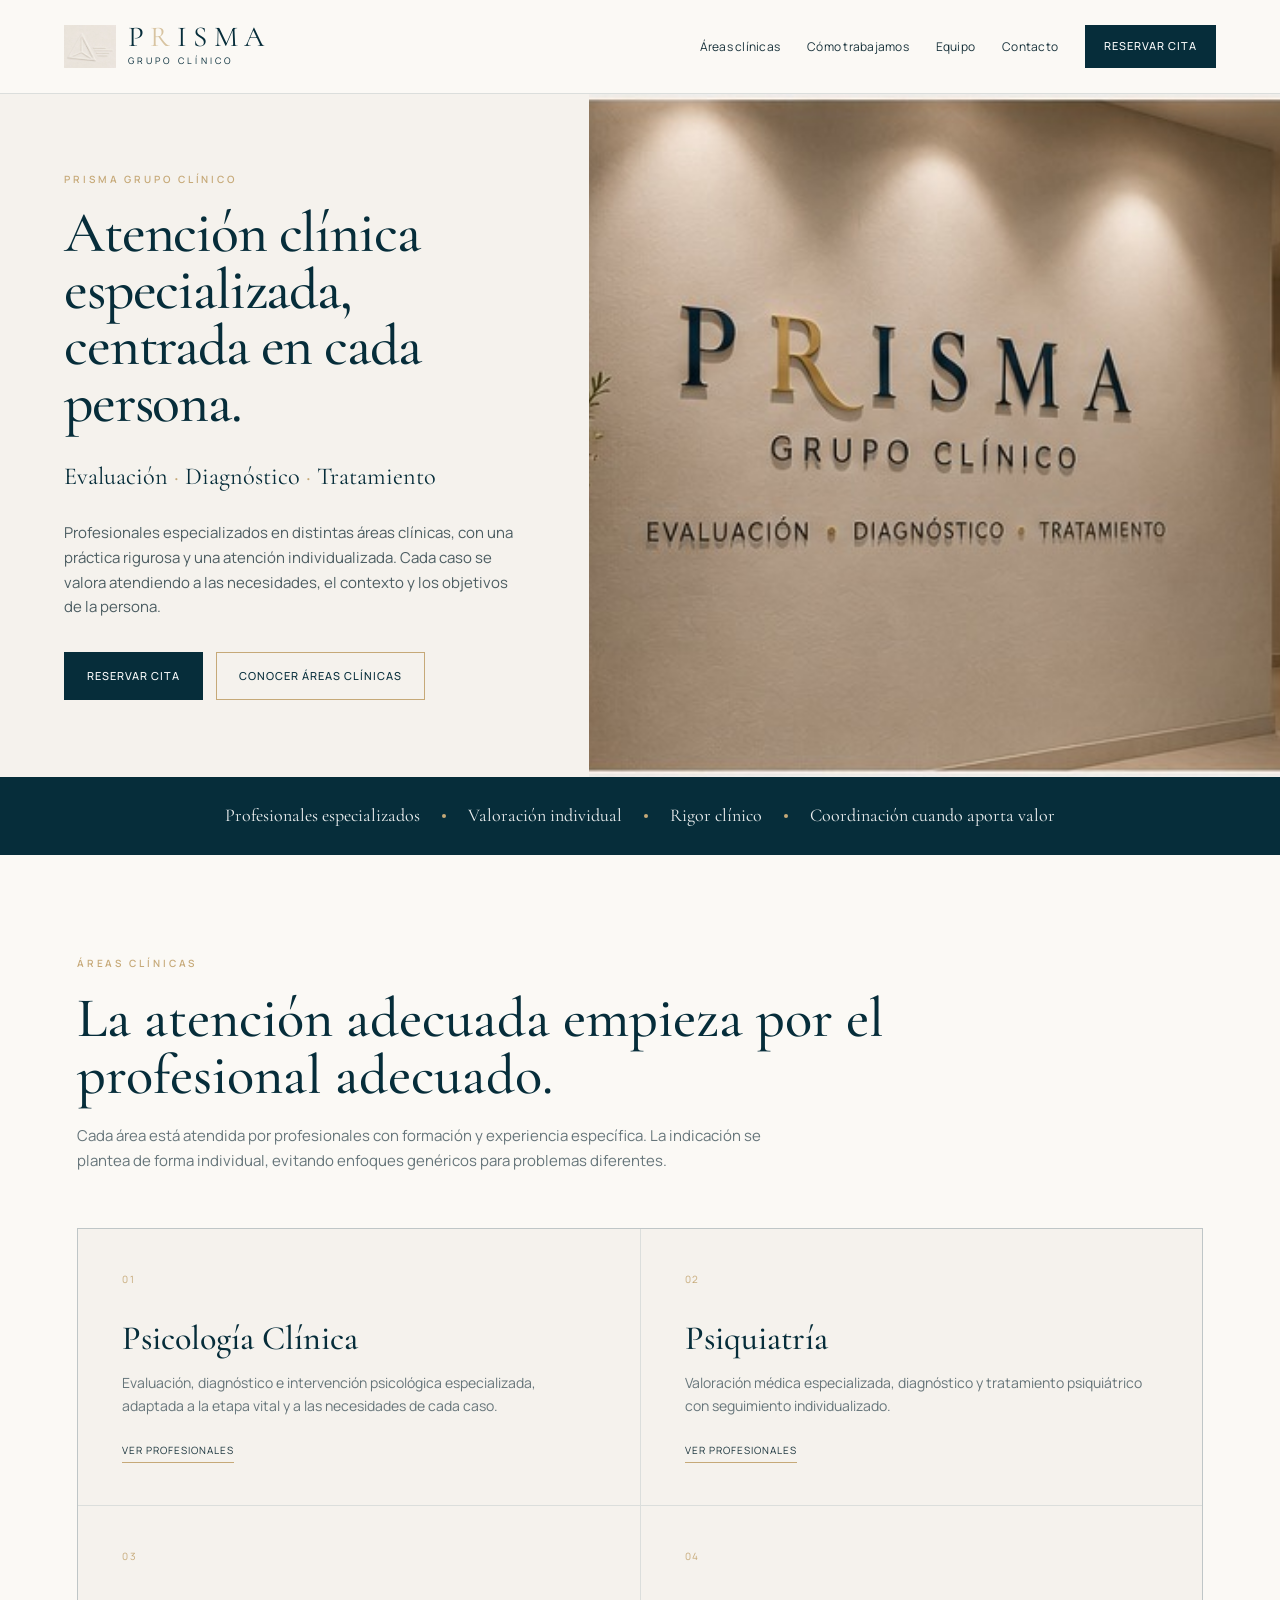
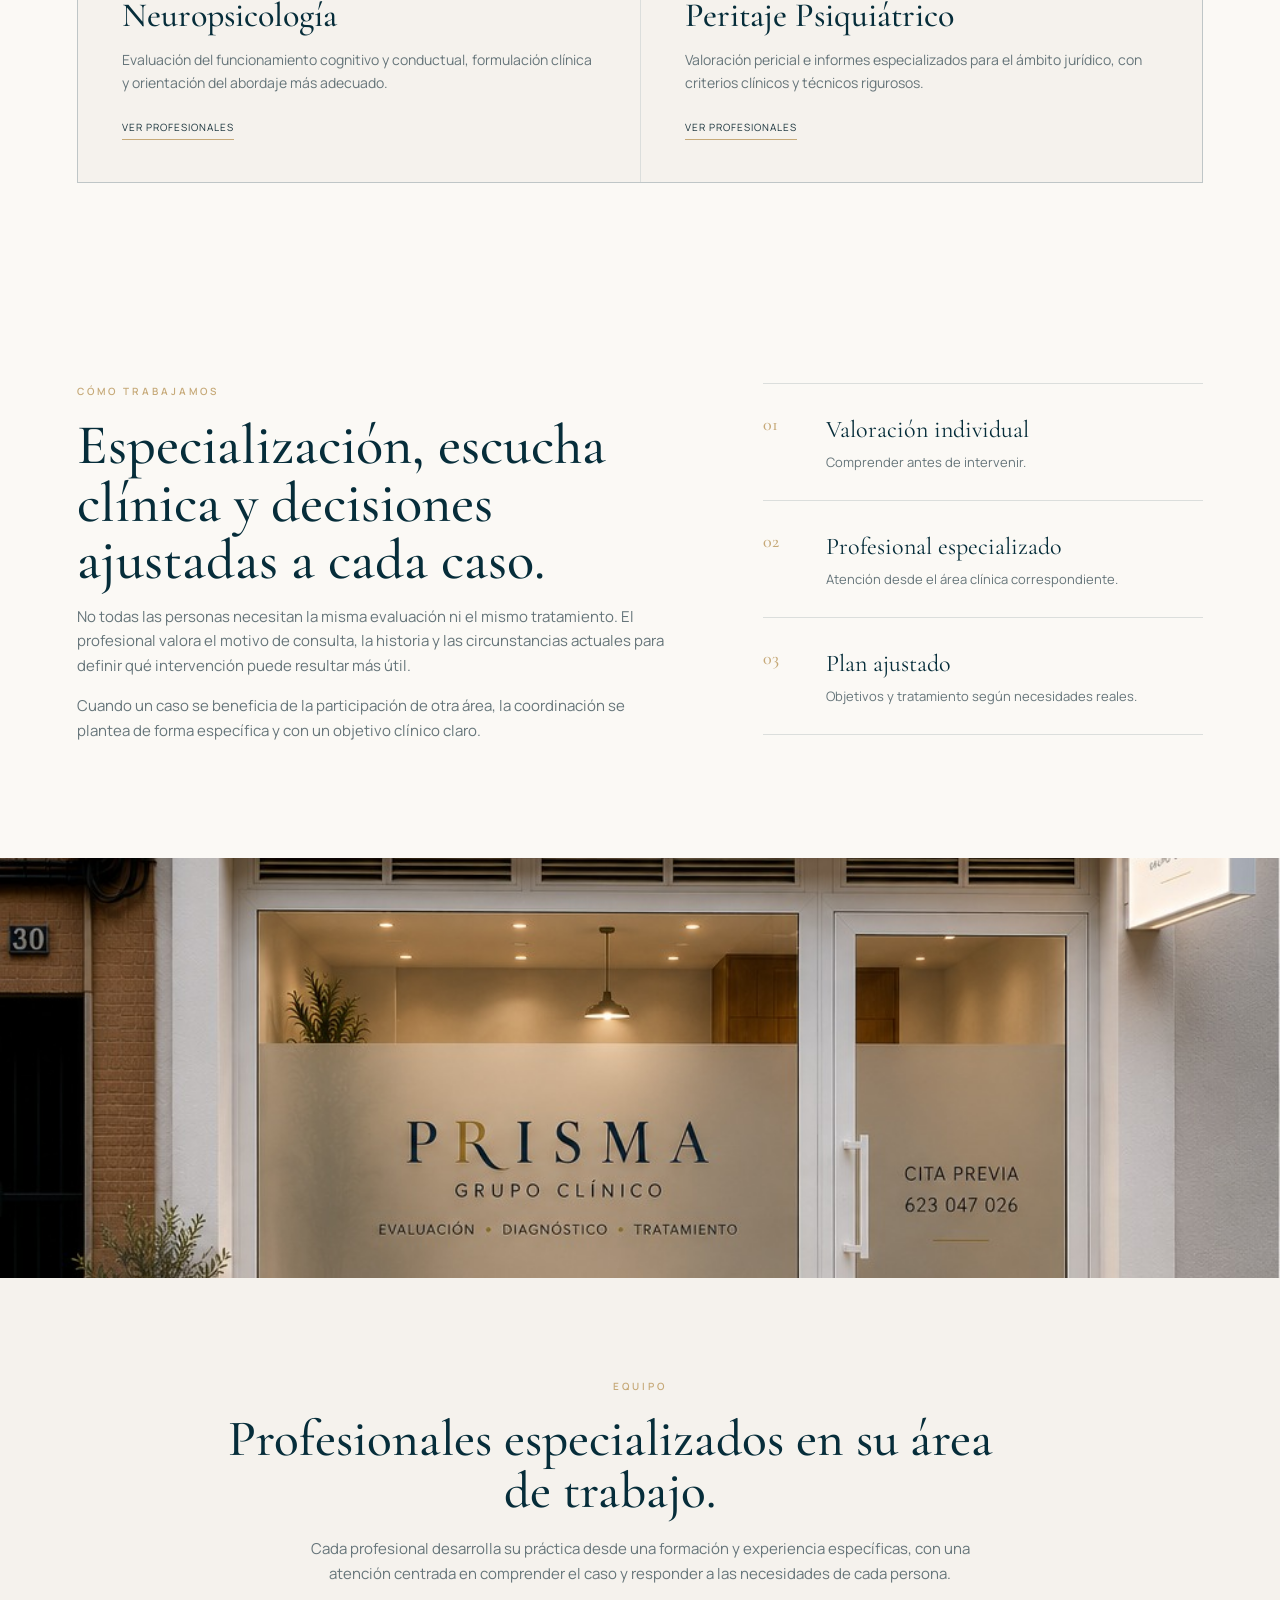
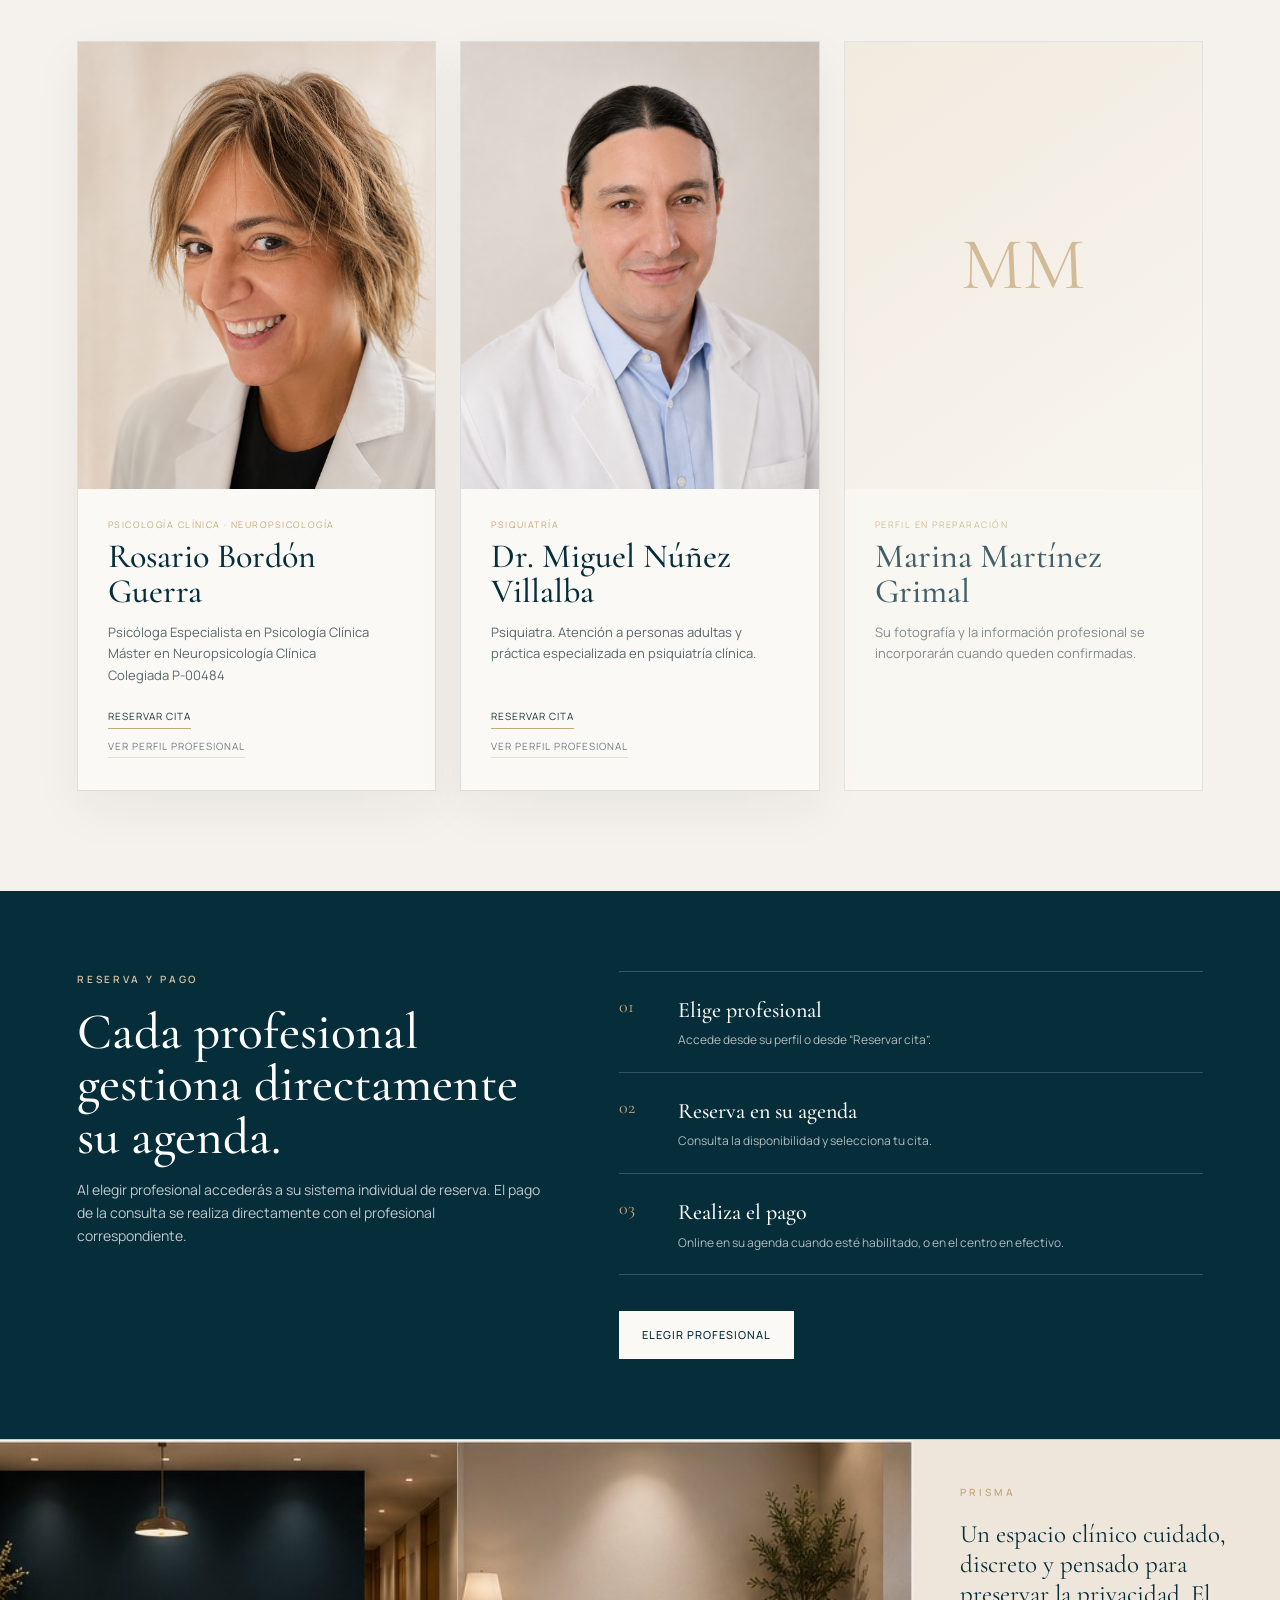
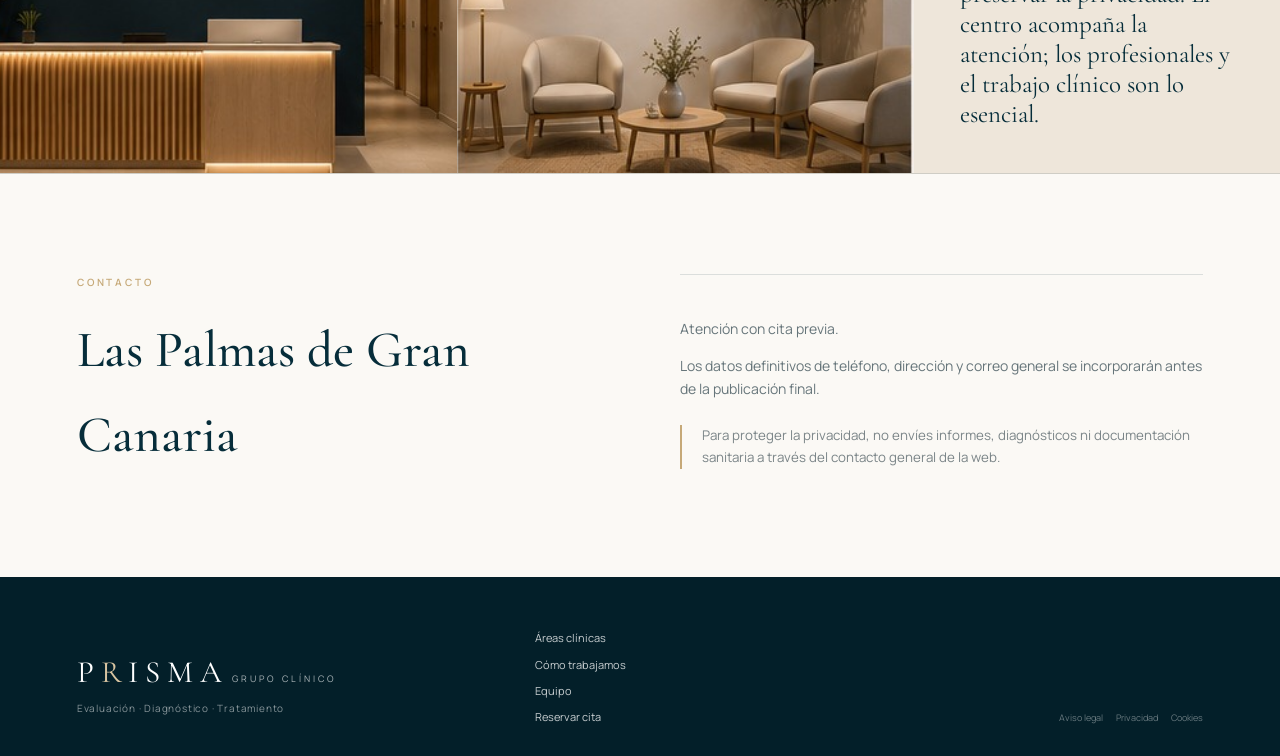
<file: index.html>
<!doctype html>
<html lang="es">
<head>
  <meta charset="utf-8">
  <meta name="viewport" content="width=device-width, initial-scale=1">
  <meta name="description" content="PRISMA Grupo Clínico. Profesionales especializados en evaluación, diagnóstico y tratamiento en Las Palmas de Gran Canaria.">
  <title>PRISMA Grupo Clínico</title>
  <link rel="preconnect" href="https://fonts.googleapis.com">
  <link rel="preconnect" href="https://fonts.gstatic.com" crossorigin>
  <link href="https://fonts.googleapis.com/css2?family=Cormorant+Garamond:wght@400;500;600&family=Manrope:wght@300;400;500;600&display=swap" rel="stylesheet">
  <link rel="stylesheet" href="styles.css">
</head>
<body>
  <header class="site-header" id="inicio">
    <a class="brand" href="#inicio" aria-label="PRISMA Grupo Clínico, inicio">
      <img class="brand-symbol" src="simbolo-prisma.jpg" alt="">
      <span class="brand-lockup">
        <span class="brand-word"><span>P</span><span class="brand-r">R</span><span>I</span><span>S</span><span>M</span><span>A</span></span>
        <span class="brand-sub">GRUPO CLÍNICO</span>
      </span>
    </a>
    <button class="menu-toggle" aria-label="Abrir menú" aria-expanded="false">☰</button>
    <nav class="main-nav" aria-label="Navegación principal">
      <a href="#areas">Áreas clínicas</a>
      <a href="#enfoque">Cómo trabajamos</a>
      <a href="#equipo">Equipo</a>
      <a href="#contacto">Contacto</a>
      <a class="btn btn-small" href="reserva.html">Reservar cita</a>
    </nav>
  </header>

  <main>
    <section class="hero">
      <div class="hero-copy">
        <p class="eyebrow">PRISMA GRUPO CLÍNICO</p>
        <h1>Atención clínica especializada, centrada en cada persona.</h1>
        <p class="hero-tagline">Evaluación <span>·</span> Diagnóstico <span>·</span> Tratamiento</p>
        <p class="lead">Profesionales especializados en distintas áreas clínicas, con una práctica rigurosa y una atención individualizada. Cada caso se valora atendiendo a las necesidades, el contexto y los objetivos de la persona.</p>
        <div class="hero-actions">
          <a class="btn" href="reserva.html">Reservar cita</a>
          <a class="btn btn-outline" href="#areas">Conocer áreas clínicas</a>
        </div>
      </div>
      <figure class="hero-visual">
        <img src="pared-prisma.jpg" alt="Pared de entrada de PRISMA Grupo Clínico">
      </figure>
    </section>

    <section class="trust-line" aria-label="Principios de atención">
      <span>Profesionales especializados</span>
      <i aria-hidden="true"></i>
      <span>Valoración individual</span>
      <i aria-hidden="true"></i>
      <span>Rigor clínico</span>
      <i aria-hidden="true"></i>
      <span>Coordinación cuando aporta valor</span>
    </section>

    <section class="section areas" id="areas">
      <div class="section-intro">
        <p class="eyebrow">ÁREAS CLÍNICAS</p>
        <h2>La atención adecuada empieza por el profesional adecuado.</h2>
        <p>Cada área está atendida por profesionales con formación y experiencia específica. La indicación se plantea de forma individual, evitando enfoques genéricos para problemas diferentes.</p>
      </div>

      <div class="area-grid">
        <article class="area-card">
          <span class="area-label">01</span>
          <h3>Psicología Clínica</h3>
          <p>Evaluación, diagnóstico e intervención psicológica especializada, adaptada a la etapa vital y a las necesidades de cada caso.</p>
          <a href="#equipo">Ver profesionales</a>
        </article>
        <article class="area-card">
          <span class="area-label">02</span>
          <h3>Psiquiatría</h3>
          <p>Valoración médica especializada, diagnóstico y tratamiento psiquiátrico con seguimiento individualizado.</p>
          <a href="#equipo">Ver profesionales</a>
        </article>
        <article class="area-card">
          <span class="area-label">03</span>
          <h3>Neuropsicología</h3>
          <p>Evaluación del funcionamiento cognitivo y conductual, formulación clínica y orientación del abordaje más adecuado.</p>
          <a href="#equipo">Ver profesionales</a>
        </article>
        <article class="area-card">
          <span class="area-label">04</span>
          <h3>Peritaje Psiquiátrico</h3>
          <p>Valoración pericial e informes especializados para el ámbito jurídico, con criterios clínicos y técnicos rigurosos.</p>
          <a href="#equipo">Ver profesionales</a>
        </article>
      </div>
    </section>

    <section class="section approach" id="enfoque">
      <div class="approach-copy">
        <p class="eyebrow">CÓMO TRABAJAMOS</p>
        <h2>Especialización, escucha clínica y decisiones ajustadas a cada caso.</h2>
        <p>No todas las personas necesitan la misma evaluación ni el mismo tratamiento. El profesional valora el motivo de consulta, la historia y las circunstancias actuales para definir qué intervención puede resultar más útil.</p>
        <p>Cuando un caso se beneficia de la participación de otra área, la coordinación se plantea de forma específica y con un objetivo clínico claro.</p>
      </div>
      <div class="approach-points">
        <div><strong>01</strong><span>Valoración individual</span><p>Comprender antes de intervenir.</p></div>
        <div><strong>02</strong><span>Profesional especializado</span><p>Atención desde el área clínica correspondiente.</p></div>
        <div><strong>03</strong><span>Plan ajustado</span><p>Objetivos y tratamiento según necesidades reales.</p></div>
      </div>
    </section>

    <section class="image-break"><img src="fachada-prisma.jpg" alt="Proyecto de fachada de PRISMA Grupo Clínico"></section>

    <section class="section team" id="equipo">
      <div class="section-intro team-intro">
        <p class="eyebrow">EQUIPO</p>
        <h2>Profesionales especializados en su área de trabajo.</h2>
        <p>Cada profesional desarrolla su práctica desde una formación y experiencia específicas, con una atención centrada en comprender el caso y responder a las necesidades de cada persona.</p>
      </div>
      <div class="team-grid-v6">
        <article class="professional-card-v6">
          <img class="professional-photo" src="rosario-bordon.png" alt="Rosario Bordón Guerra">
          <div class="professional-content">
            <p class="professional-role">Psicología Clínica · Neuropsicología</p>
            <h3>Rosario Bordón Guerra</h3>
            <p>Psicóloga Especialista en Psicología Clínica<br>Máster en Neuropsicología Clínica<br>Colegiada P-00484</p>
            <div class="professional-links">
              <a class="text-link" href="reserva.html#rosario">Reservar cita</a>
              <a class="text-link secondary" href="https://www.doctoralia.es/rosario-bordon-guerra" target="_blank" rel="noopener">Ver perfil profesional</a>
            </div>
          </div>
        </article>

        <article class="professional-card-v6">
          <img class="professional-photo" src="miguel-nunez.png" alt="Dr. Miguel Núñez Villalba">
          <div class="professional-content">
            <p class="professional-role">Psiquiatría</p>
            <h3>Dr. Miguel Núñez Villalba</h3>
            <p>Psiquiatra. Atención a personas adultas y práctica especializada en psiquiatría clínica.</p>
            <div class="professional-links">
              <a class="text-link" href="https://www.doctoralia.es/miguel-nunez-villalba/psiquiatra/las-palmas-de-gran-canaria" target="_blank" rel="noopener">Reservar cita</a>
              <a class="text-link secondary" href="https://www.doctoralia.es/miguel-nunez-villalba/psiquiatra/las-palmas-de-gran-canaria" target="_blank" rel="noopener">Ver perfil profesional</a>
            </div>
          </div>
        </article>

        <article class="professional-card-v6 professional-card-placeholder">
          <div class="professional-photo-placeholder">MM</div>
          <div class="professional-content">
            <p class="professional-role">Perfil en preparación</p>
            <h3>Marina Martínez Grimal</h3>
            <p>Su fotografía y la información profesional se incorporarán cuando queden confirmadas.</p>
          </div>
        </article>
      </div>
    </section>

    <section class="booking-section" id="reserva">
      <div class="booking-copy">
        <p class="eyebrow light">RESERVA Y PAGO</p>
        <h2>Cada profesional gestiona directamente su agenda.</h2>
        <p>Al elegir profesional accederás a su sistema individual de reserva. El pago de la consulta se realiza directamente con el profesional correspondiente.</p>
      </div>
      <div class="booking-steps">
        <div><span>01</span><strong>Elige profesional</strong><p>Accede desde su perfil o desde “Reservar cita”.</p></div>
        <div><span>02</span><strong>Reserva en su agenda</strong><p>Consulta la disponibilidad y selecciona tu cita.</p></div>
        <div><span>03</span><strong>Realiza el pago</strong><p>Online en su agenda cuando esté habilitado, o en el centro en efectivo.</p></div>
      </div>
      <a class="btn btn-light booking-cta" href="reserva.html">Elegir profesional</a>
    </section>

    <section class="space-strip" aria-label="PRISMA Grupo Clínico">
      <figure><img src="recepcion-prisma.jpg" alt="Recepción de PRISMA Grupo Clínico"></figure>
      <figure><img src="sala-espera-prisma.jpg" alt="Zona de espera de PRISMA Grupo Clínico"></figure>
      <div class="space-strip-copy">
        <p class="eyebrow">PRISMA</p>
        <p>Un espacio clínico cuidado, discreto y pensado para preservar la privacidad. El centro acompaña la atención; los profesionales y el trabajo clínico son lo esencial.</p>
      </div>
    </section>

    <section class="section contact" id="contacto">
      <div>
        <p class="eyebrow">CONTACTO</p>
        <h2>Las Palmas de Gran Canaria</h2>
      </div>
      <div class="contact-details">
        <p>Atención con cita previa.</p>
        <p>Los datos definitivos de teléfono, dirección y correo general se incorporarán antes de la publicación final.</p>
        <small>Para proteger la privacidad, no envíes informes, diagnósticos ni documentación sanitaria a través del contacto general de la web.</small>
      </div>
    </section>
  </main>

  <footer class="site-footer">
    <div class="footer-brand">
      <span class="brand-word"><span>P</span><span class="brand-r">R</span><span>I</span><span>S</span><span>M</span><span>A</span></span>
      <span class="brand-sub">GRUPO CLÍNICO</span>
      <p>Evaluación · Diagnóstico · Tratamiento</p>
    </div>
    <div class="footer-links">
      <a href="#areas">Áreas clínicas</a>
      <a href="#enfoque">Cómo trabajamos</a>
      <a href="#equipo">Equipo</a>
      <a href="reserva.html">Reservar cita</a>
    </div>
    <div class="legal-links"><span>Aviso legal</span><span>Privacidad</span><span>Cookies</span></div>
  </footer>
  <script src="script.js"></script>
</body>
</html>
</file>
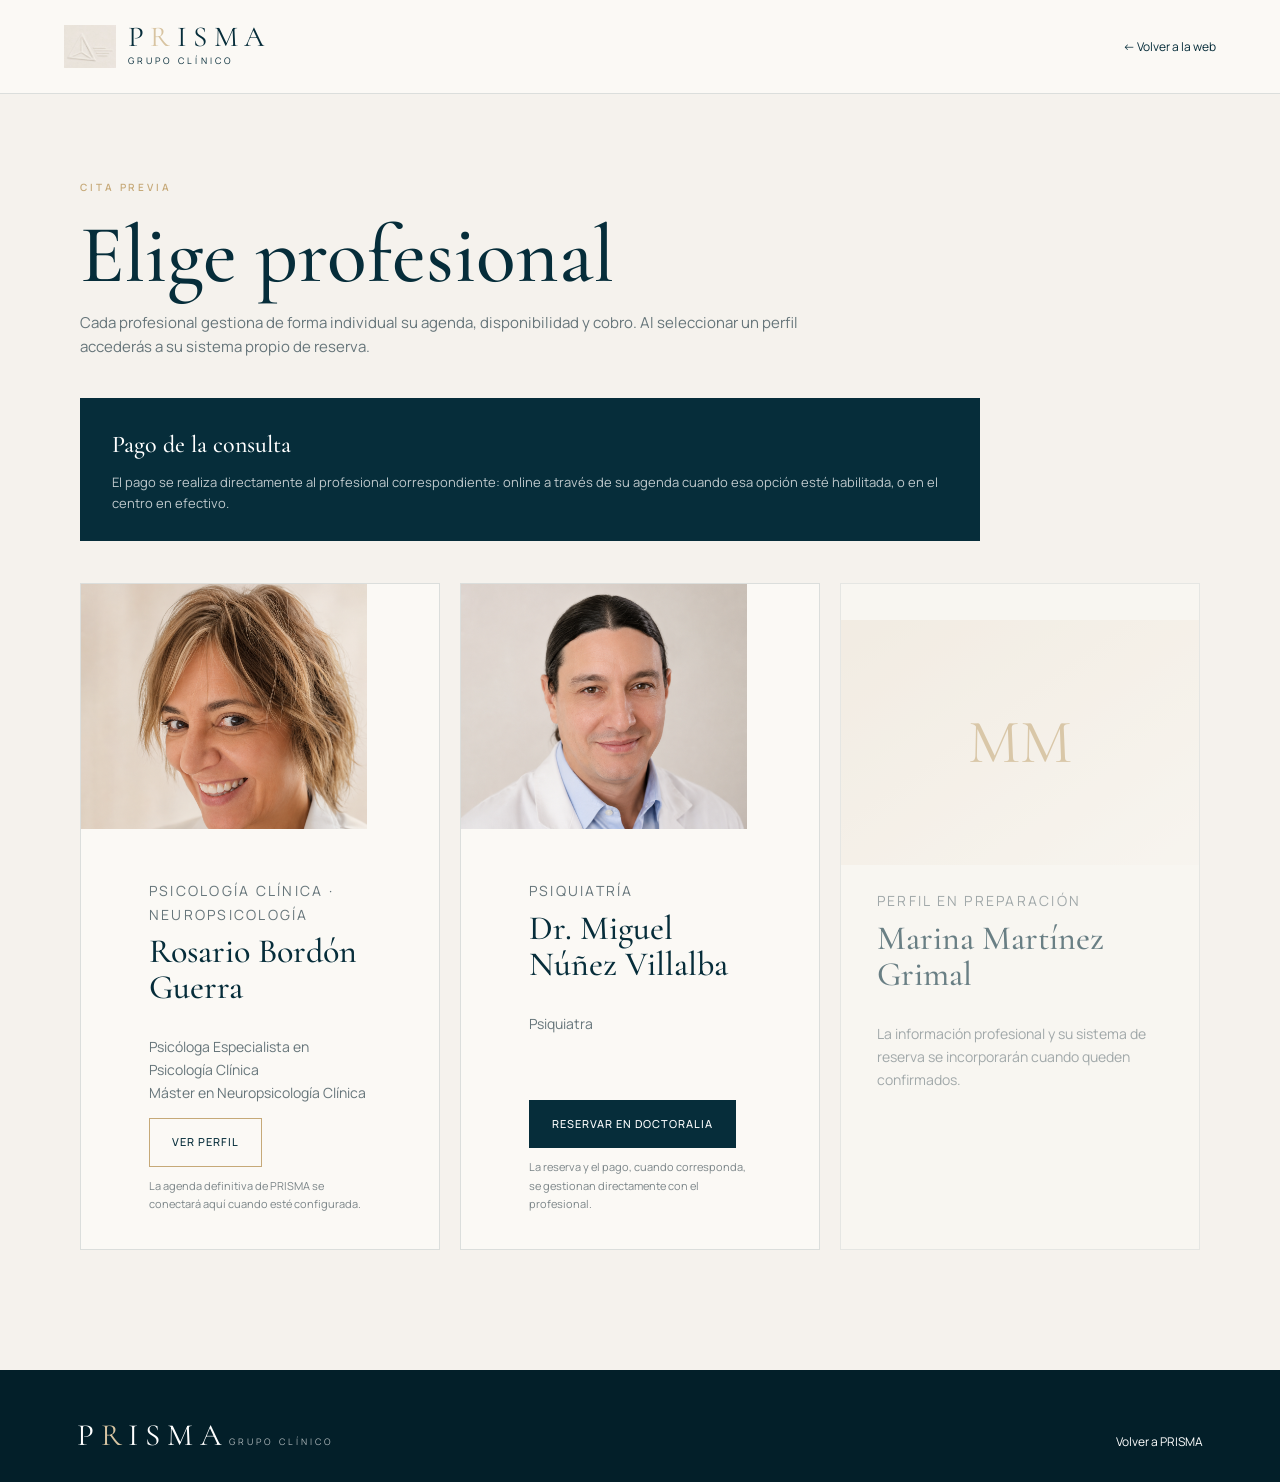
<file: reserva.html>
<!doctype html>
<html lang="es">
<head>
  <meta charset="utf-8">
  <meta name="viewport" content="width=device-width, initial-scale=1">
  <title>Reservar cita · PRISMA Grupo Clínico</title>
  <link rel="preconnect" href="https://fonts.googleapis.com">
  <link rel="preconnect" href="https://fonts.gstatic.com" crossorigin>
  <link href="https://fonts.googleapis.com/css2?family=Cormorant+Garamond:wght@400;500;600&family=Manrope:wght@300;400;500;600&display=swap" rel="stylesheet">
  <link rel="stylesheet" href="styles.css">
</head>
<body class="booking-page">
  <header class="site-header compact">
    <a class="brand" href="index.html" aria-label="Volver a PRISMA Grupo Clínico">
      <img class="brand-symbol" src="simbolo-prisma.jpg" alt="">
      <span class="brand-lockup">
        <span class="brand-word"><span>P</span><span class="brand-r">R</span><span>I</span><span>S</span><span>M</span><span>A</span></span>
        <span class="brand-sub">GRUPO CLÍNICO</span>
      </span>
    </a>
    <a class="back-link" href="index.html">← Volver a la web</a>
  </header>

  <main class="booking-main">
    <div class="booking-intro">
      <p class="eyebrow">CITA PREVIA</p>
      <h1>Elige profesional</h1>
      <p>Cada profesional gestiona de forma individual su agenda, disponibilidad y cobro. Al seleccionar un perfil accederás a su sistema propio de reserva.</p>
    </div>

    <div class="payment-note">
      <strong>Pago de la consulta</strong>
      <p>El pago se realiza directamente al profesional correspondiente: online a través de su agenda cuando esa opción esté habilitada, o en el centro en efectivo.</p>
    </div>

    <div class="booking-grid booking-grid-v6">
      <article class="booking-card booking-card-person" id="rosario">
        <img class="booking-photo" src="rosario-bordon.png" alt="Rosario Bordón Guerra">
        <p class="professional-role">Psicología Clínica · Neuropsicología</p>
        <h2>Rosario Bordón Guerra</h2>
        <p>Psicóloga Especialista en Psicología Clínica<br>Máster en Neuropsicología Clínica</p>
        <a class="btn btn-outline" href="https://www.doctoralia.es/rosario-bordon-guerra" target="_blank" rel="noopener">Ver perfil</a>
        <small>La agenda definitiva de PRISMA se conectará aquí cuando esté configurada.</small>
      </article>
      <article class="booking-card booking-card-person" id="miguel">
        <img class="booking-photo" src="miguel-nunez.png" alt="Dr. Miguel Núñez Villalba">
        <p class="professional-role">Psiquiatría</p>
        <h2>Dr. Miguel Núñez Villalba</h2>
        <p>Psiquiatra</p>
        <a class="btn" href="https://www.doctoralia.es/miguel-nunez-villalba/psiquiatra/las-palmas-de-gran-canaria" target="_blank" rel="noopener">Reservar en Doctoralia</a>
        <small>La reserva y el pago, cuando corresponda, se gestionan directamente con el profesional.</small>
      </article>
      <article class="booking-card muted" id="marina">
        <div class="booking-photo booking-photo-placeholder">MM</div>
        <p class="professional-role">Perfil en preparación</p>
        <h2>Marina Martínez Grimal</h2>
        <p>La información profesional y su sistema de reserva se incorporarán cuando queden confirmados.</p>
      </article>
    </div>

  </main>

  <footer class="site-footer booking-footer">
    <div class="footer-brand"><span class="brand-word"><span>P</span><span class="brand-r">R</span><span>I</span><span>S</span><span>M</span><span>A</span></span><span class="brand-sub">GRUPO CLÍNICO</span></div>
    <a class="back-link light-link" href="index.html">Volver a PRISMA</a>
  </footer>
</body>
</html>
</file>
<file: styles.css>
:root{
  --petrol:#062D3A;
  --petrol-dark:#031F29;
  --ivory:#F5F2ED;
  --paper:#FBF9F5;
  --champagne:#C6A978;
  --champagne-soft:#D8C4A1;
  --ink:#18323B;
  --muted:#66757A;
  --line:rgba(6,45,58,.13);
  --serif:"Cormorant Garamond",Georgia,serif;
  --sans:"Manrope","Segoe UI",Arial,sans-serif;
}
*{box-sizing:border-box}
html{scroll-behavior:smooth}
body{margin:0;background:var(--paper);color:var(--ink);font-family:var(--sans);line-height:1.65}
a{color:inherit}
img{max-width:100%;display:block}

.site-header{height:94px;padding:0 clamp(22px,5vw,82px);display:flex;align-items:center;justify-content:space-between;background:rgba(251,249,245,.97);position:sticky;top:0;z-index:50;border-bottom:1px solid var(--line);backdrop-filter:blur(12px)}
.site-header.compact{position:relative}
.brand{display:flex;align-items:center;gap:12px;text-decoration:none;min-width:285px}
.brand-symbol{width:52px;height:43px;object-fit:cover;object-position:45% 50%;mix-blend-mode:multiply;opacity:.88}
.brand-lockup{display:flex;flex-direction:column;gap:4px}
.brand-word{font-family:var(--serif);font-size:29px;line-height:.88;letter-spacing:.22em;color:var(--petrol);white-space:nowrap}
.brand-r{color:var(--champagne-soft)}
.brand-sub{font-size:9px;letter-spacing:.34em;color:var(--petrol)}
.main-nav{display:flex;align-items:center;gap:27px}
.main-nav>a:not(.btn){font-size:12px;text-decoration:none;letter-spacing:.02em}
.menu-toggle{display:none;border:0;background:none;font-size:24px;color:var(--petrol)}
.btn{display:inline-flex;align-items:center;justify-content:center;text-decoration:none;text-transform:uppercase;letter-spacing:.09em;font-size:11px;font-weight:500;padding:14px 22px;background:var(--petrol);color:white;border:1px solid var(--petrol);transition:.2s;cursor:pointer}
.btn:hover{background:#0A3A49;transform:translateY(-1px)}
.btn-small{padding:11px 18px}
.btn-outline{background:transparent;color:var(--petrol);border-color:var(--champagne)}
.btn-outline:hover{background:rgba(198,169,120,.08)}
.btn-light{background:var(--paper);color:var(--petrol);border-color:var(--paper)}
.btn:disabled{opacity:.52;cursor:not-allowed;transform:none}

.eyebrow{font-size:10px;letter-spacing:.29em;font-weight:600;color:var(--champagne);margin:0 0 18px}.eyebrow.light{color:var(--champagne-soft)}
.hero{display:grid;grid-template-columns:minmax(0,46%) minmax(0,54%);min-height:650px;background:var(--ivory);overflow:hidden}
.hero-copy{padding:clamp(56px,6vw,96px) clamp(34px,5vw,82px);display:flex;flex-direction:column;justify-content:center;min-width:0}
.hero h1{font-family:var(--serif);font-weight:500;font-size:clamp(48px,4.5vw,70px);line-height:.98;letter-spacing:-.02em;color:var(--petrol);max-width:650px;margin:0}
.hero-tagline{font-family:var(--serif);font-size:clamp(22px,1.9vw,30px);color:var(--petrol);margin:26px 0 0;white-space:normal}.hero-tagline span{color:var(--champagne)}
.lead{max-width:620px;font-size:15px;color:#4c5d62;margin:24px 0 32px}
.hero-actions{display:flex;gap:13px;flex-wrap:wrap}
.hero-visual{margin:0;min-width:0;overflow:hidden;background:#ddd0bf}
.hero-visual img{width:100%;height:100%;min-height:650px;object-fit:cover;object-position:center}

.trust-line{min-height:78px;background:var(--petrol);color:white;display:flex;align-items:center;justify-content:center;gap:22px;padding:20px 35px;flex-wrap:wrap}
.trust-line span{font-family:var(--serif);font-size:18px;color:rgba(255,255,255,.92)}
.trust-line i{width:4px;height:4px;border-radius:50%;background:var(--champagne);display:block}

.section{padding:100px clamp(28px,6vw,100px)}
.section-intro{max-width:880px;margin-bottom:54px}
.section-intro h2,.visual-caption h2,.approach-copy h2,.team h2,.booking-section h2,.contact h2,.booking-intro h1,.booking-card h2{font-family:var(--serif);font-weight:500;color:var(--petrol);margin:0}
.section-intro h2{font-size:clamp(42px,4.4vw,63px);line-height:1.02;max-width:820px}
.section-intro>p:last-child{max-width:720px;color:var(--muted);font-size:15px;margin-top:20px}
.areas{background:var(--paper)}
.area-grid{display:grid;grid-template-columns:repeat(2,1fr);gap:1px;background:var(--line);border:1px solid var(--line)}
.area-card{background:var(--ivory);padding:42px 44px;min-height:275px;display:flex;flex-direction:column}
.area-label{font-size:10px;letter-spacing:.18em;color:var(--champagne);margin-bottom:34px}
.area-card h3{font-family:var(--serif);font-size:34px;line-height:1.05;font-weight:500;color:var(--petrol);margin:0 0 14px}
.area-card p{font-size:14px;color:var(--muted);max-width:520px;margin:0 0 25px}
.area-card a,.text-link{margin-top:auto;align-self:flex-start;font-size:10px;text-transform:uppercase;letter-spacing:.1em;text-decoration:none;border-bottom:1px solid var(--champagne);padding-bottom:3px}

.visual-story{display:grid;grid-template-columns:1.15fr .85fr;grid-template-rows:310px 310px;background:#EDE5D9}
.visual-story figure{margin:0;overflow:hidden}.visual-story img{width:100%;height:100%;object-fit:cover}
.visual-large{grid-row:1/3}.visual-small{grid-column:2;grid-row:1}
.visual-caption{grid-column:2;grid-row:2;padding:42px 52px;display:flex;flex-direction:column;justify-content:center;background:#EDE5D9}
.visual-caption h2{font-size:clamp(34px,3.2vw,49px);line-height:1.04}.visual-caption p:last-child{color:#59686c;font-size:14px;margin-bottom:0}

.approach{display:grid;grid-template-columns:1.15fr .85fr;gap:90px;align-items:start;background:var(--paper)}
.approach-copy h2{font-size:clamp(42px,4.4vw,62px);line-height:1.02;max-width:780px}
.approach-copy p:not(.eyebrow){max-width:720px;color:var(--muted);font-size:15px}
.approach-points{border-top:1px solid var(--line)}
.approach-points>div{display:grid;grid-template-columns:45px 1fr;column-gap:18px;padding:26px 0;border-bottom:1px solid var(--line)}
.approach-points strong{grid-row:1/3;font-family:var(--serif);font-weight:500;color:var(--champagne);font-size:18px}
.approach-points span{font-family:var(--serif);font-size:24px;color:var(--petrol)}
.approach-points p{font-size:13px;color:var(--muted);margin:3px 0 0}

.image-break{height:420px;overflow:hidden;background:#ddd}.image-break img{width:100%;height:100%;object-fit:cover;object-position:center 42%}

.team{background:var(--ivory)}.team-intro{margin-left:auto;margin-right:auto;text-align:center}.team-intro h2{font-size:clamp(42px,4vw,58px)}.team-intro>p:last-child{margin-left:auto;margin-right:auto}
.professional-card{max-width:980px;margin:auto;background:var(--paper);border:1px solid var(--line);padding:40px 46px;display:grid;grid-template-columns:100px 1fr;gap:34px;box-shadow:0 22px 65px rgba(28,34,32,.07)}
.professional-mark{width:88px;height:88px;border:1px solid var(--champagne);display:flex;align-items:center;justify-content:center;font-family:var(--serif);font-size:31px;color:var(--petrol)}
.professional-role{font-size:9px;letter-spacing:.16em;text-transform:uppercase;color:var(--champagne);margin:0 0 8px}
.professional-card h3{font-family:var(--serif);font-size:34px;font-weight:500;color:var(--petrol);margin:0 0 12px}.professional-card p{font-size:14px;color:#59676b}

.booking-section{background:var(--petrol);color:white;padding:80px clamp(28px,6vw,100px);display:grid;grid-template-columns:1fr 1.25fr;column-gap:75px;row-gap:36px;align-items:start}
.booking-copy h2{color:white;font-size:clamp(39px,4vw,56px);line-height:1.03}.booking-copy p:last-child{color:rgba(255,255,255,.74);font-size:14px;max-width:620px}
.booking-steps{border-top:1px solid rgba(255,255,255,.2)}
.booking-steps>div{display:grid;grid-template-columns:45px 1fr;column-gap:14px;border-bottom:1px solid rgba(255,255,255,.18);padding:20px 0}
.booking-steps span{grid-row:1/3;color:var(--champagne);font-family:var(--serif);font-size:18px}.booking-steps strong{font-family:var(--serif);font-size:22px;font-weight:500}.booking-steps p{font-size:12px;color:rgba(255,255,255,.68);margin:2px 0}
.booking-cta{grid-column:2;justify-self:start}

.contact{display:grid;grid-template-columns:1fr 1fr;gap:80px;background:var(--paper);align-items:start}.contact h2{font-size:clamp(42px,4vw,58px)}.contact-details{padding-top:28px;border-top:1px solid var(--line)}.contact-details p{color:var(--muted);font-size:14px}.contact-details small{display:block;border-left:2px solid var(--champagne);padding-left:20px;margin-top:25px;color:#7b8588;max-width:600px}

.site-footer{background:var(--petrol-dark);color:white;padding:52px clamp(28px,6vw,100px) 30px;display:grid;grid-template-columns:1.2fr .8fr 1fr;gap:40px;align-items:end}
.footer-brand .brand-word{color:white;font-size:31px}.footer-brand .brand-r{color:var(--champagne-soft)}.footer-brand .brand-sub{color:rgba(255,255,255,.67)}.footer-brand p{font-size:10px;color:rgba(255,255,255,.52);letter-spacing:.08em}.footer-links{display:grid;gap:8px}.footer-links a{font-size:11px;color:rgba(255,255,255,.78);text-decoration:none}.legal-links{display:flex;justify-content:flex-end;gap:13px;color:rgba(255,255,255,.4);font-size:9px}

.back-link{text-decoration:none;font-size:12px;color:var(--petrol)}.light-link{color:white}
.booking-page{background:var(--ivory)}.booking-main{max-width:1180px;margin:auto;padding:85px 30px 120px}.booking-intro{max-width:760px;margin-bottom:38px}.booking-intro h1{font-size:clamp(52px,7vw,82px);line-height:1}.booking-intro>p:last-child{color:var(--muted);font-size:15px}.payment-note{background:var(--petrol);color:white;padding:27px 32px;max-width:900px;margin-bottom:42px}.payment-note strong{font-family:var(--serif);font-size:24px;font-weight:500}.payment-note p{font-size:13px;color:rgba(255,255,255,.74);margin:7px 0 0}.booking-grid{display:grid;grid-template-columns:1fr 1fr;gap:20px}.booking-card{background:var(--paper);border:1px solid var(--line);padding:36px;min-height:310px;display:flex;flex-direction:column;align-items:flex-start}.booking-card h2{font-size:34px;line-height:1.08;margin-bottom:14px}.booking-card p{font-size:14px;color:var(--muted)}.booking-card .btn{margin-top:auto}.booking-card small{font-size:11px;color:#7b8588;margin-top:10px}.booking-card.muted{opacity:.58}.booking-footer{grid-template-columns:1fr auto}

@media(max-width:1100px){
  .main-nav{gap:16px}.brand{min-width:230px}.brand-symbol{width:45px}
  .hero{grid-template-columns:48% 52%}.hero-copy{padding-left:38px;padding-right:38px}.hero h1{font-size:clamp(44px,4.7vw,58px)}
  .visual-story{grid-template-columns:1fr 1fr}.approach{gap:55px}.booking-section{gap:45px}.area-grid{grid-template-columns:1fr 1fr}
}
@media(max-width:780px){
  .site-header{height:76px;padding:0 18px}.brand{min-width:auto}.brand-symbol{width:38px;height:34px}.brand-word{font-size:23px}.brand-sub{font-size:7px}.menu-toggle{display:block}.main-nav{display:none;position:absolute;top:76px;left:0;right:0;background:var(--paper);padding:22px;flex-direction:column;align-items:stretch;border-bottom:1px solid var(--line)}.main-nav.open{display:flex}.main-nav .btn{width:100%}
  .hero{grid-template-columns:1fr;min-height:auto}.hero-visual{order:-1;height:390px}.hero-visual img{min-height:0;height:100%}.hero-copy{padding:48px 24px 54px}.hero h1{font-size:48px}.hero-tagline{font-size:24px}.lead{font-size:14px}
  .trust-line{justify-content:flex-start;gap:10px 14px}.trust-line span{font-size:16px}
  .section{padding:72px 24px}.section-intro h2{font-size:43px}.area-grid{grid-template-columns:1fr}.area-card{padding:34px 28px;min-height:240px}
  .visual-story{display:grid;grid-template-columns:1fr;grid-template-rows:330px 260px auto}.visual-large{grid-column:1;grid-row:1}.visual-small{grid-column:1;grid-row:2}.visual-caption{grid-column:1;grid-row:3;padding:42px 28px}
  .approach{grid-template-columns:1fr;gap:42px}.image-break{height:300px}
  .professional-card{grid-template-columns:1fr;padding:30px}.professional-mark{width:72px;height:72px}
  .booking-section{grid-template-columns:1fr;padding:62px 25px;gap:34px}.booking-cta{grid-column:1}.booking-section .btn{width:100%}
  .contact{grid-template-columns:1fr;gap:30px}.contact-details{padding-top:22px}
  .site-footer{grid-template-columns:1fr;padding:45px 24px 28px}.legal-links{justify-content:flex-start;flex-wrap:wrap}
  .booking-main{padding:65px 24px 88px}.booking-grid{grid-template-columns:1fr}.booking-footer{grid-template-columns:1fr}
}

/* v6 — equipo y espacio secundario */
.team-grid-v6{max-width:1240px;margin:0 auto;display:grid;grid-template-columns:repeat(3,1fr);gap:24px;align-items:stretch}
.professional-card-v6{background:var(--paper);border:1px solid var(--line);display:flex;flex-direction:column;min-width:0;box-shadow:0 18px 48px rgba(28,34,32,.055)}
.professional-photo,.professional-photo-placeholder{width:100%;aspect-ratio:4/5;object-fit:cover;object-position:center top;display:block;background:#eee8de}
.professional-photo-placeholder{display:flex;align-items:center;justify-content:center;font-family:var(--serif);font-size:74px;color:var(--champagne);background:linear-gradient(145deg,#f0e8db,#faf7f1)}
.professional-card-v6 .professional-content{padding:29px 30px 32px;display:flex;flex-direction:column;flex:1}
.professional-card-v6 h3{font-family:var(--serif);font-size:34px;font-weight:500;line-height:1.02;color:var(--petrol);margin:0 0 12px}
.professional-card-v6 .professional-content>p:not(.professional-role){color:#59676b;font-size:13px;margin:0 0 22px}
.professional-links{margin-top:auto;display:flex;flex-direction:column;align-items:flex-start;gap:9px}
.text-link.secondary{opacity:.62;border-bottom-color:rgba(198,169,120,.55)}
.professional-card-placeholder{box-shadow:none;opacity:.74}

.space-strip{display:grid;grid-template-columns:1fr 1fr .8fr;min-height:260px;border-top:1px solid var(--line);border-bottom:1px solid var(--line);background:#eee6da}
.space-strip figure{margin:0;min-height:260px;overflow:hidden}
.space-strip img{width:100%;height:100%;object-fit:cover;display:block}
.space-strip-copy{padding:44px 46px;display:flex;flex-direction:column;justify-content:center}
.space-strip-copy p:last-child{font-family:var(--serif);font-size:25px;line-height:1.2;color:var(--petrol);margin:0}

.booking-grid-v6{grid-template-columns:repeat(3,1fr)}
.booking-card-person{padding-top:0;overflow:hidden}
.booking-card-person .professional-role,.booking-card-person h2,.booking-card-person>p,.booking-card-person>.btn,.booking-card-person>small{margin-left:32px;margin-right:32px}
.booking-card-person .professional-role{margin-top:26px}
.booking-photo{width:calc(100% + 72px);height:245px;margin:0 -36px 24px;object-fit:cover;object-position:center 22%;display:block;background:#eee8de}
.booking-photo-placeholder{display:flex;align-items:center;justify-content:center;font-family:var(--serif);font-size:62px;color:var(--champagne);background:linear-gradient(145deg,#f0e8db,#faf7f1)}

@media(max-width:1050px){.team-grid-v6{grid-template-columns:1fr 1fr}.space-strip{grid-template-columns:1fr 1fr}.space-strip-copy{grid-column:1/-1}.booking-grid-v6{grid-template-columns:1fr 1fr}}
@media(max-width:780px){.team-grid-v6{grid-template-columns:1fr}.professional-photo,.professional-photo-placeholder{aspect-ratio:4/4.5}.space-strip{grid-template-columns:1fr}.space-strip figure{min-height:220px}.space-strip-copy{grid-column:auto;padding:38px 25px}.booking-grid-v6{grid-template-columns:1fr}}
</file>
